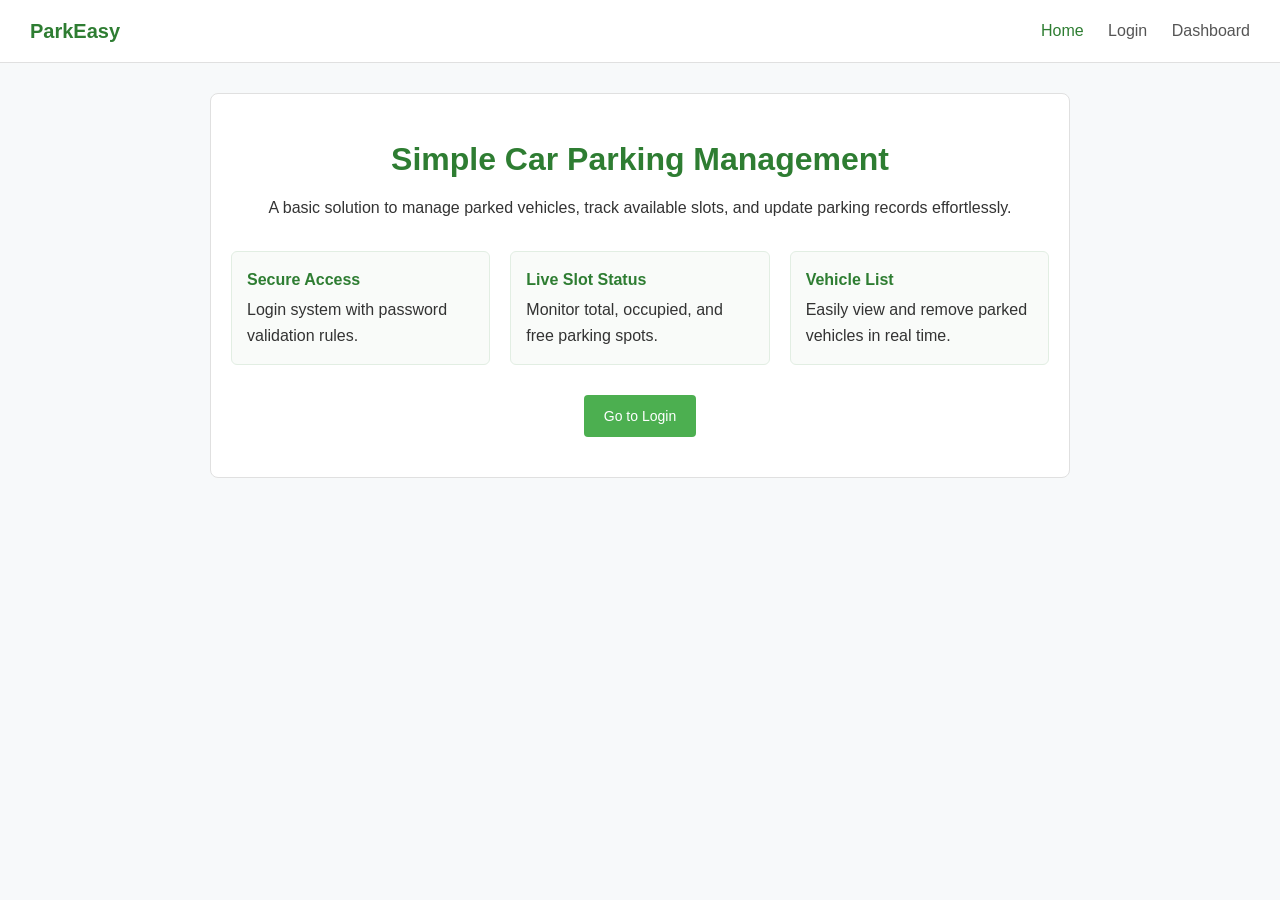
<file: index.html>
<html lang="en">
<head>
  <meta charset="UTF-8">
  <meta name="viewport" content="width=device-width, initial-scale=1.0">
  <title>Car Parking System - Home</title>
  <link rel="stylesheet" href="style.css">
</head>
<body>

  <nav class="navbar">
    <div class="logo">ParkEasy</div>
    <div class="nav-links">
      <a href="landing.html" class="active">Home</a>
      <a href="login.html">Login</a>
      <a href="C:\Users\Deepro Nawn\New folder\registration\tic-tac-toe\dashboard..html">Dashboard</a>
    </div>
  </nav>

  <div class="container">
    <div class="card landing-card">
      <h1>Simple Car Parking Management</h1>
      <p>A basic solution to manage parked vehicles, track available slots, and update parking records effortlessly.</p>
      
      <div class="features-grid">
        <div class="feature-box">
          <h3>Secure Access</h3>
          <p>Login system with password validation rules.</p>
        </div>
        <div class="feature-box">
          <h3>Live Slot Status</h3>
          <p>Monitor total, occupied, and free parking spots.</p>
        </div>
        <div class="feature-box">
          <h3>Vehicle List</h3>
          <p>Easily view and remove parked vehicles in real time.</p>
        </div>
      </div>

      <div style="margin-top: 30px;">
        <a href="C:\Users\Deepro Nawn\New folder\registration\tic-tac-toe\inp.html" class="btn btn-primary">Go to Login</a>
      </div>
    </div>
  </div>

</body>
</html>
</file>
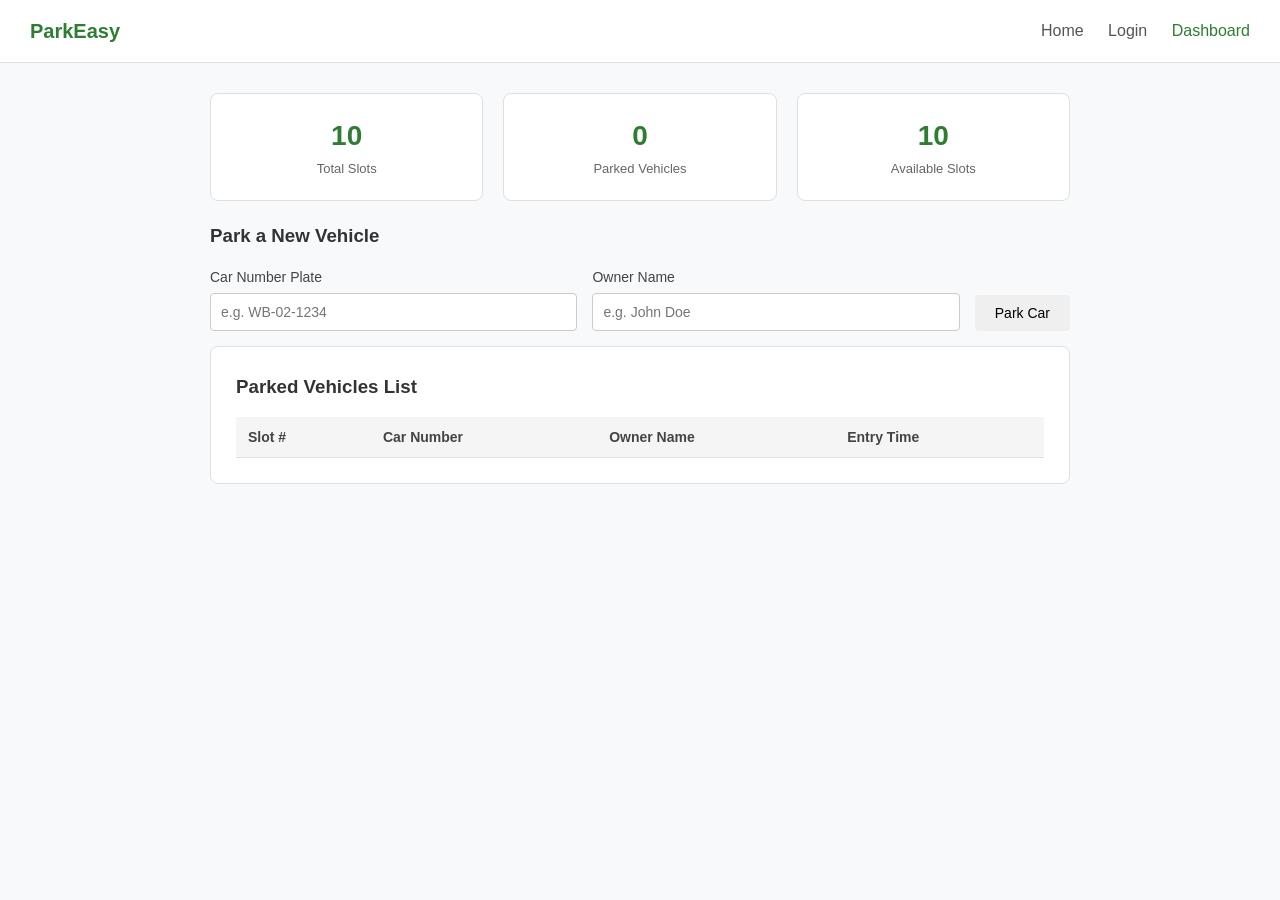
<file: dashboard..html>
<html>
<head>
  <meta charset="UTF-8">
  <meta name="viewport" content="width=device-width, initial-scale=1.0">
  <title>Car Parking System - Dashboard</title>
  <link rel="stylesheet" href="style.css">
</head>
<body>

  <nav class="navbar">
    <div class="logo">ParkEasy</div>
    <div class="nav-links">
      <a href="landing.html">Home</a>
      <a href="login.html">Login</a>
      <a href="C:\Users\Deepro Nawn\New folder\registration\tic-tac-toe\dashboard..html" class="active">Dashboard</a>
    </div>
  </nav>

  <div class="container">
    
       <div class="stats-row">
      <div class="stat-card">
        <div class="stat-number" id="totalSlots">10</div>
        <div class="stat-label">Total Slots</div>
      </div>
      <div class="stat-card">
        <div class="stat-number" id="parkedCount">0</div>
        <div class="stat-label">Parked Vehicles</div>
      </div>
      <div class="stat-card">
        <div class="stat-number" id="freeSlots">10</div>
        <div class="stat-label">Available Slots</div>
      </div>
    </div>
   <div class="form-group">

      <h3>Park a New Vehicle</h3>
      <form id="parkForm" class="inline-form">
        <div class="form-group">
          <label for="carNumber">Car Number Plate</label>
          <input type="text" id="carnumber" placeholder="e.g. WB-02-1234" required>
        </div>
        <div class="form-group">
          <label for="ownerName">Owner Name</label>
          <input type="text" id="ownername" placeholder="e.g. John Doe" required>
        </div>
        <button type="button" class="btn" style="align-self: flex-end;">Park Car</button>
      </form>
      <div id="parkError" class="error-msg"></div>
    </div>
    <div class="card">
      <h3>Parked Vehicles List</h3>
      <table class="table">
        <thead>
          <tr>
            <th>Slot #</th>
            <th>Car Number</th>
            <th>Owner Name</th>
            <th>Entry Time</th>
                    </tr>
        </thead>
        <tbody id="carTableBody">
        
        </tbody>
      </table>
    </div>

  </div>

  <script src="check.js"></script>
</body>
</html>
</file>
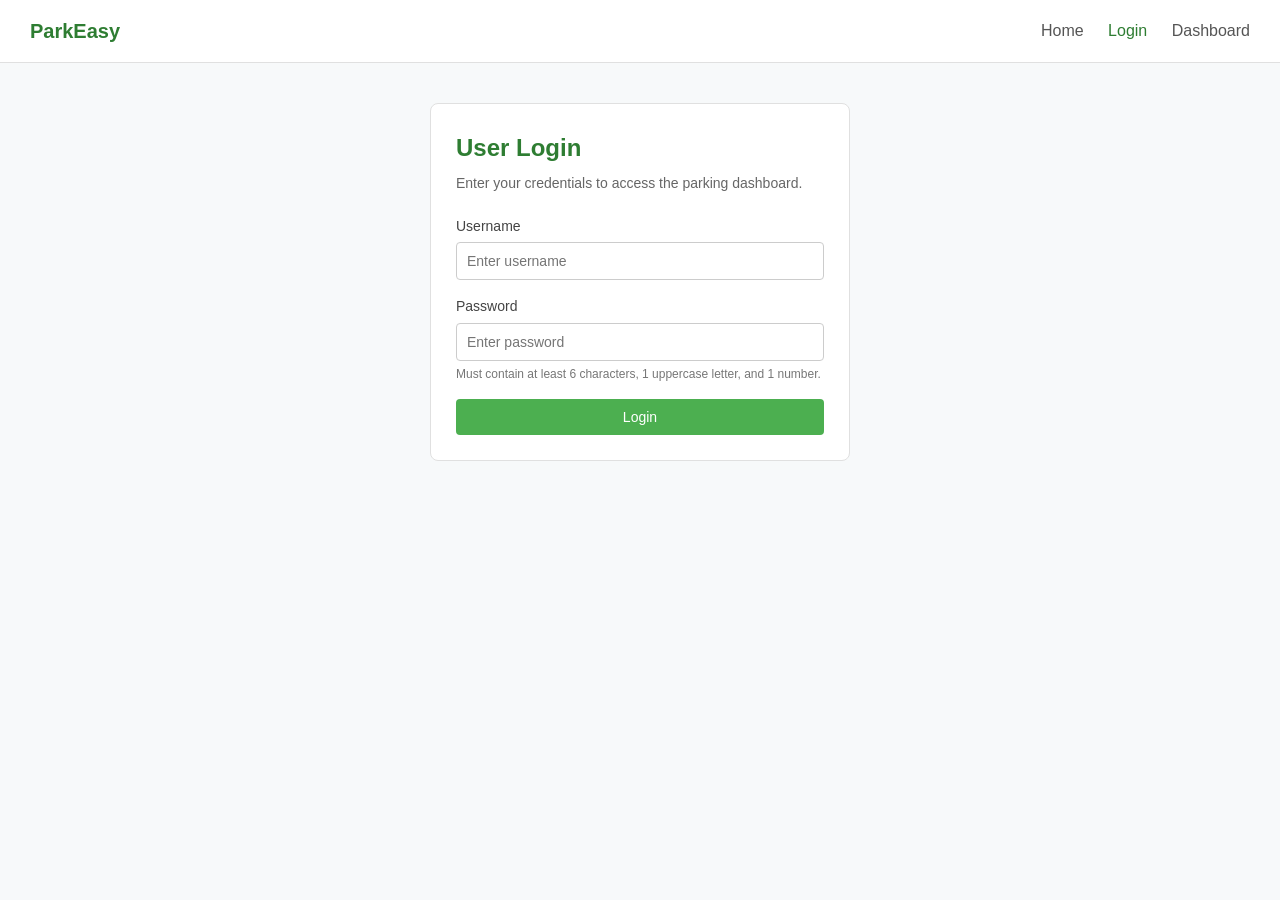
<file: inp.html>
<html>
<head>
  <meta charset="UTF-8">
  <meta name="viewport" content="width=device-width, initial-scale=1.0">
  <title>Car Parking System - Login</title>
  <link rel="stylesheet" href="style.css">
</head>
<body>

  <nav class="navbar">
    <div class="logo">ParkEasy</div>
    <div class="nav-links">
      <a href="landing.html">Home</a>
      <a href="login.html" class="active">Login</a>
      <a href="C:\Users\Deepro Nawn\New folder\registration\tic-tac-toe\dashboard..html">Dashboard</a>
    </div>
  </nav>

  <div class="container">
    <div class="card form-card">
      <h2>User Login</h2>
      <p class="subtitle">Enter your credentials to access the parking dashboard.</p>

      <form id="loginForm">
        <div class="form-group">
          <label for="username">Username</label>
          <input type="text" id="username" placeholder="Enter username" required>
        </div>

        <div class="form-group">
          <label for="password">Password</label>
          <input type="password" id="password" placeholder="Enter password" required>
          <div class="hint">Must contain at least 6 characters, 1 uppercase letter, and 1 number.</div>
        </div>

        <div id="errorMessage" class="error-msg"></div>

        <button type="submit" class="btn btn-primary btn-block">Login</button>
      </form>
    </div>
  </div>

  <script src="check.js"></script>
</body>
</html>
</file>
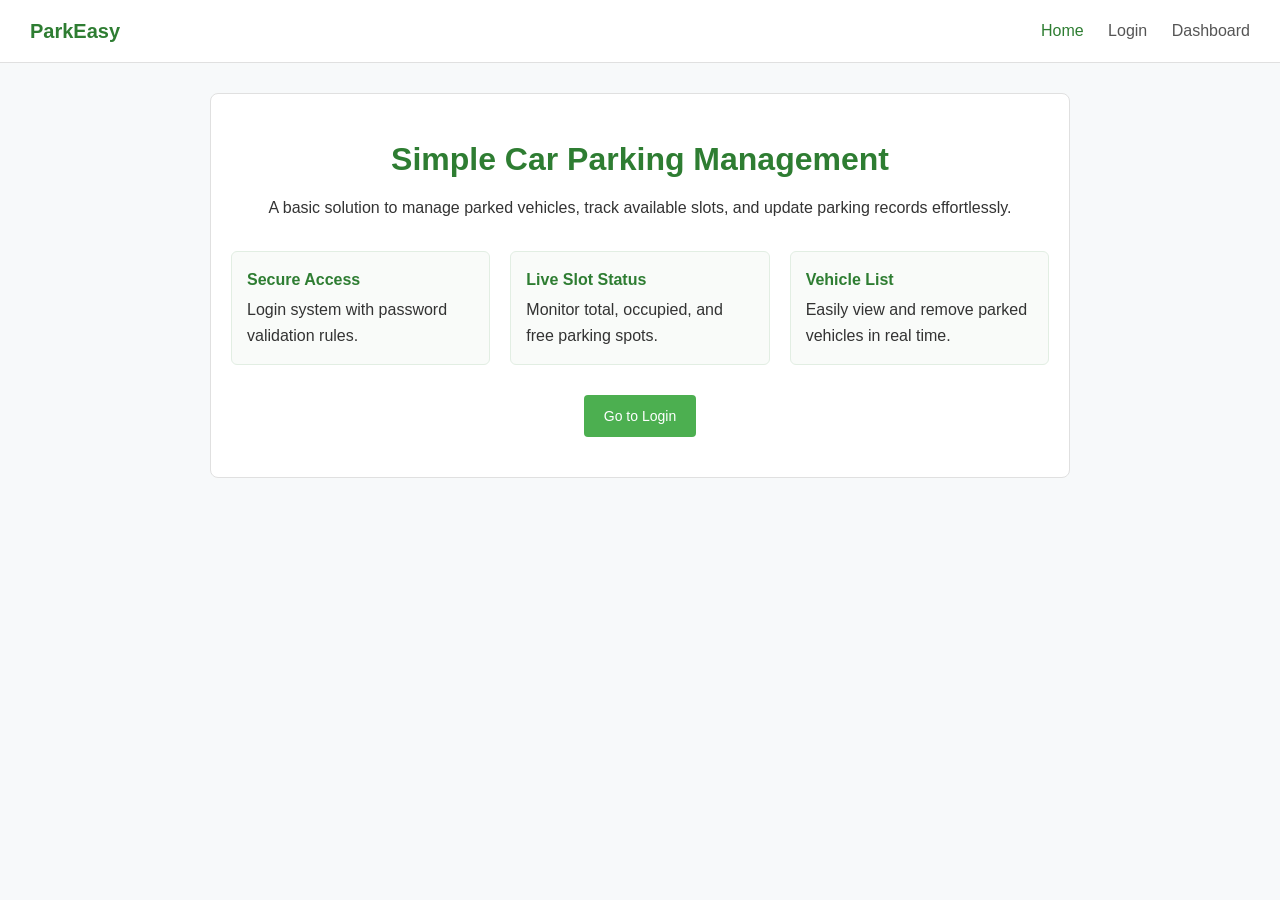
<file: landing.html>
<html lang="en">
<head>
  <meta charset="UTF-8">
  <meta name="viewport" content="width=device-width, initial-scale=1.0">
  <title>Car Parking System - Home</title>
  <link rel="stylesheet" href="style.css">
</head>
<body>

  <nav class="navbar">
    <div class="logo">ParkEasy</div>
    <div class="nav-links">
      <a href="landing.html" class="active">Home</a>
      <a href="login.html">Login</a>
      <a href="C:\Users\Deepro Nawn\New folder\registration\tic-tac-toe\dashboard..html">Dashboard</a>
    </div>
  </nav>

  <div class="container">
    <div class="card landing-card">
      <h1>Simple Car Parking Management</h1>
      <p>A basic solution to manage parked vehicles, track available slots, and update parking records effortlessly.</p>
      
      <div class="features-grid">
        <div class="feature-box">
          <h3>Secure Access</h3>
          <p>Login system with password validation rules.</p>
        </div>
        <div class="feature-box">
          <h3>Live Slot Status</h3>
          <p>Monitor total, occupied, and free parking spots.</p>
        </div>
        <div class="feature-box">
          <h3>Vehicle List</h3>
          <p>Easily view and remove parked vehicles in real time.</p>
        </div>
      </div>

      <div style="margin-top: 30px;">
        <a href="C:\Users\Deepro Nawn\New folder\registration\tic-tac-toe\inp.html" class="btn btn-primary">Go to Login</a>
      </div>
    </div>
  </div>

</body>
</html>
</file>
<file: style.css>
* {
  box-sizing: border-box;
  margin: 0;
  padding: 0;
  font-family: Arial, sans-serif;
}

body {
  background-color: #f7f9fa;
  color: #333333;
  line-height: 1.6;
}
.navbar {
  background-color: #ffffff;
  border-bottom: 1px solid #e0e0e0;
  padding: 15px 30px;
  display: flex;
  justify-content: space-between;
  align-items: center;
}

.logo {
  font-size: 20px;
  font-weight: bold;
  color: #2e7d32;
}

.nav-links a {
  text-decoration: none;
  color: #555555;
  margin-left: 20px;
  font-weight: 500;
}

.nav-links a.active, .nav-links a:hover {
  color: #2e7d32;
}

.container {
  max-width: 900px;
  margin: 30px auto;
  padding: 0 20px;
}

.card {
  background-color: #ffffff;
  border: 1px solid #e0e0e0;
  border-radius: 8px;
  padding: 25px;
  margin-bottom: 20px;
}

.landing-card {
  text-align: center;
  padding: 40px 20px;
}

.landing-card h1 {
  color: #2e7d32;
  margin-bottom: 10px;
}

.features-grid {
  display: flex;
  gap: 20px;
  margin-top: 30px;
  text-align: left;
}

.feature-box {
  flex: 1;
  background-color: #f9fbf9;
  border: 1px solid #e2eee3;
  padding: 15px;
  border-radius: 6px;
}

.feature-box h3 {
  color: #2e7d32;
  font-size: 16px;
  margin-bottom: 5px;
}
.form-card {
  max-width: 420px;
  margin: 40px auto;
}

.form-card h2 {
  color: #2e7d32;
  margin-bottom: 5px;
}

.subtitle {
  font-size: 14px;
  color: #666666;
  margin-bottom: 20px;
}

.form-group {
  margin-bottom: 15px;
}

.form-group label {
  display: block;
  font-size: 14px;
  margin-bottom: 5px;
  color: #444444;
}

.form-group input {
  width: 100%;
  padding: 10px;
  border: 1px solid #cccccc;
  border-radius: 4px;
  font-size: 14px;
}

.form-group input:focus {
  outline: none;
  border-color: #4caf50;
}

.hint {
  font-size: 12px;
  color: #777777;
  margin-top: 4px;
}

.error-msg {
  color: #d32f2f;
  font-size: 13px;
  margin-bottom: 15px;
}
.btn {
  display: inline-block;
  padding: 10px 20px;
  font-size: 14px;
  border: none;
  border-radius: 4px;
  cursor: pointer;
  text-decoration: none;
}

.btn-primary {
  background-color: #4caf50;
  color: #ffffff;
}

.btn-primary:hover {
  background-color: #43a047;
}

.btn-danger {
  background-color: #ef5350;
  color: #ffffff;
  padding: 6px 12px;
  font-size: 12px;
}

.btn-danger:hover {
  background-color: #e53935;
}

.btn-block {
  width: 100%;
}
.stats-row {
  display: flex;
  gap: 20px;
  margin-bottom: 20px;
}

.stat-card {
  flex: 1;
  background-color: #ffffff;
  border: 1px solid #e0e0e0;
  border-radius: 8px;
  padding: 20px;
  text-align: center;
}

.stat-number {
  font-size: 28px;
  font-weight: bold;
  color: #2e7d32;
}

.stat-label {
  font-size: 13px;
  color: #666666;
}
.inline-form {
  display: flex;
  gap: 15px;
  margin-top: 15px;
}

.inline-form .form-group {
  flex: 1;
  margin-bottom: 0;
}
.table {
  width: 100%;
  border-collapse: collapse;
  margin-top: 15px;
}

.table th, .table td {
  border-bottom: 1px solid #e0e0e0;
  padding: 12px;
  text-align: left;
  font-size: 14px;
}

.table th {
  background-color: #f5f5f5;
  color: #444444;
}

.empty-msg {
  text-align: center;
  color: #888888;
  padding: 20px;
}
* {
  box-sizing: border-box;
  margin: 0;
  padding: 0;
  font-family: Arial, sans-serif;
}

body {
  background-color: #f7f9fa;
  color: #333333;
  line-height: 1.6;
}
.navbar {
  background-color: #ffffff;
  border-bottom: 1px solid #e0e0e0;
  padding: 15px 30px;
  display: flex;
  justify-content: space-between;
  align-items: center;
}

.logo {
  font-size: 20px;
  font-weight: bold;
  color: #2e7d32;
}

.nav-links a {
  text-decoration: none;
  color: #555555;
  margin-left: 20px;
  font-weight: 500;
}

.nav-links a.active, .nav-links a:hover {
  color: #2e7d32;
}
.container {
  max-width: 900px;
  margin: 30px auto;
  padding: 0 20px;
}
.card {
  background-color: #ffffff;
  border: 1px solid #e0e0e0;
  border-radius: 8px;
  padding: 25px;
  margin-bottom: 20px;
}

.landing-card {
  text-align: center;
  padding: 40px 20px;
}

.landing-card h1 {
  color: #2e7d32;
  margin-bottom: 10px;
}

.features-grid {
  display: flex;
  gap: 20px;
  margin-top: 30px;
  text-align: left;
}

.feature-box {
  flex: 1;
  background-color: #f9fbf9;
  border: 1px solid #e2eee3;
  padding: 15px;
  border-radius: 6px;
}

.feature-box h3 {
  color: #2e7d32;
  font-size: 16px;
  margin-bottom: 5px;
}
.form-card {
  max-width: 420px;
  margin: 40px auto;
}

.form-card h2 {
  color: #2e7d32;
  margin-bottom: 5px;
}

.subtitle {
  font-size: 14px;
  color: #666666;
  margin-bottom: 20px;
}

.form-group {
  margin-bottom: 15px;
}

.form-group label {
  display: block;
  font-size: 14px;
  margin-bottom: 5px;
  color: #444444;
}

.form-group input {
  width: 100%;
  padding: 10px;
  border: 1px solid #cccccc;
  border-radius: 4px;
  font-size: 14px;
}

.form-group input:focus {
  outline: none;
  border-color: #4caf50;
}

.hint {
  font-size: 12px;
  color: #777777;
  margin-top: 4px;
}

.error-msg {
  color: #d32f2f;
  font-size: 13px;
  margin-bottom: 15px;
}

.btn {
  display: inline-block;
  padding: 10px 20px;
  font-size: 14px;
  border: none;
  border-radius: 4px;
  cursor: pointer;
  text-decoration: none;
}

.btn-primary {
  background-color: #4caf50;
  color: #ffffff;
}

.btn-primary:hover {
  background-color: #43a047;
}

.btn-danger {
  background-color: #ef5350;
  color: #ffffff;
  padding: 6px 12px;
  font-size: 12px;
}

.btn-danger:hover {
  background-color: #e53935;
}

.btn-block {
  width: 100%;
}
.stats-row {
  display: flex;
  gap: 20px;
  margin-bottom: 20px;
}

.stat-card {
  flex: 1;
  background-color: #ffffff;
  border: 1px solid #e0e0e0;
  border-radius: 8px;
  padding: 20px;
  text-align: center;
}

.stat-number {
  font-size: 28px;
  font-weight: bold;
  color: #2e7d32;
}

.stat-label {
  font-size: 13px;
  color: #666666;
}

.inline-form {
  display: flex;
  gap: 15px;
  margin-top: 15px;
}

.inline-form .form-group {
  flex: 1;
  margin-bottom: 0;
}
.table {
  width: 100%;
  border-collapse: collapse;
  margin-top: 15px;
}

.table th, .table td {
  border-bottom: 1px solid #e0e0e0;
  padding: 12px;
  text-align: left;
  font-size: 14px;
}

.table th {
  background-color: #f5f5f5;
  color: #444444;
}

.empty-msg {
  text-align: center;
  color: #888888;
  padding: 20px;
}
</file>
